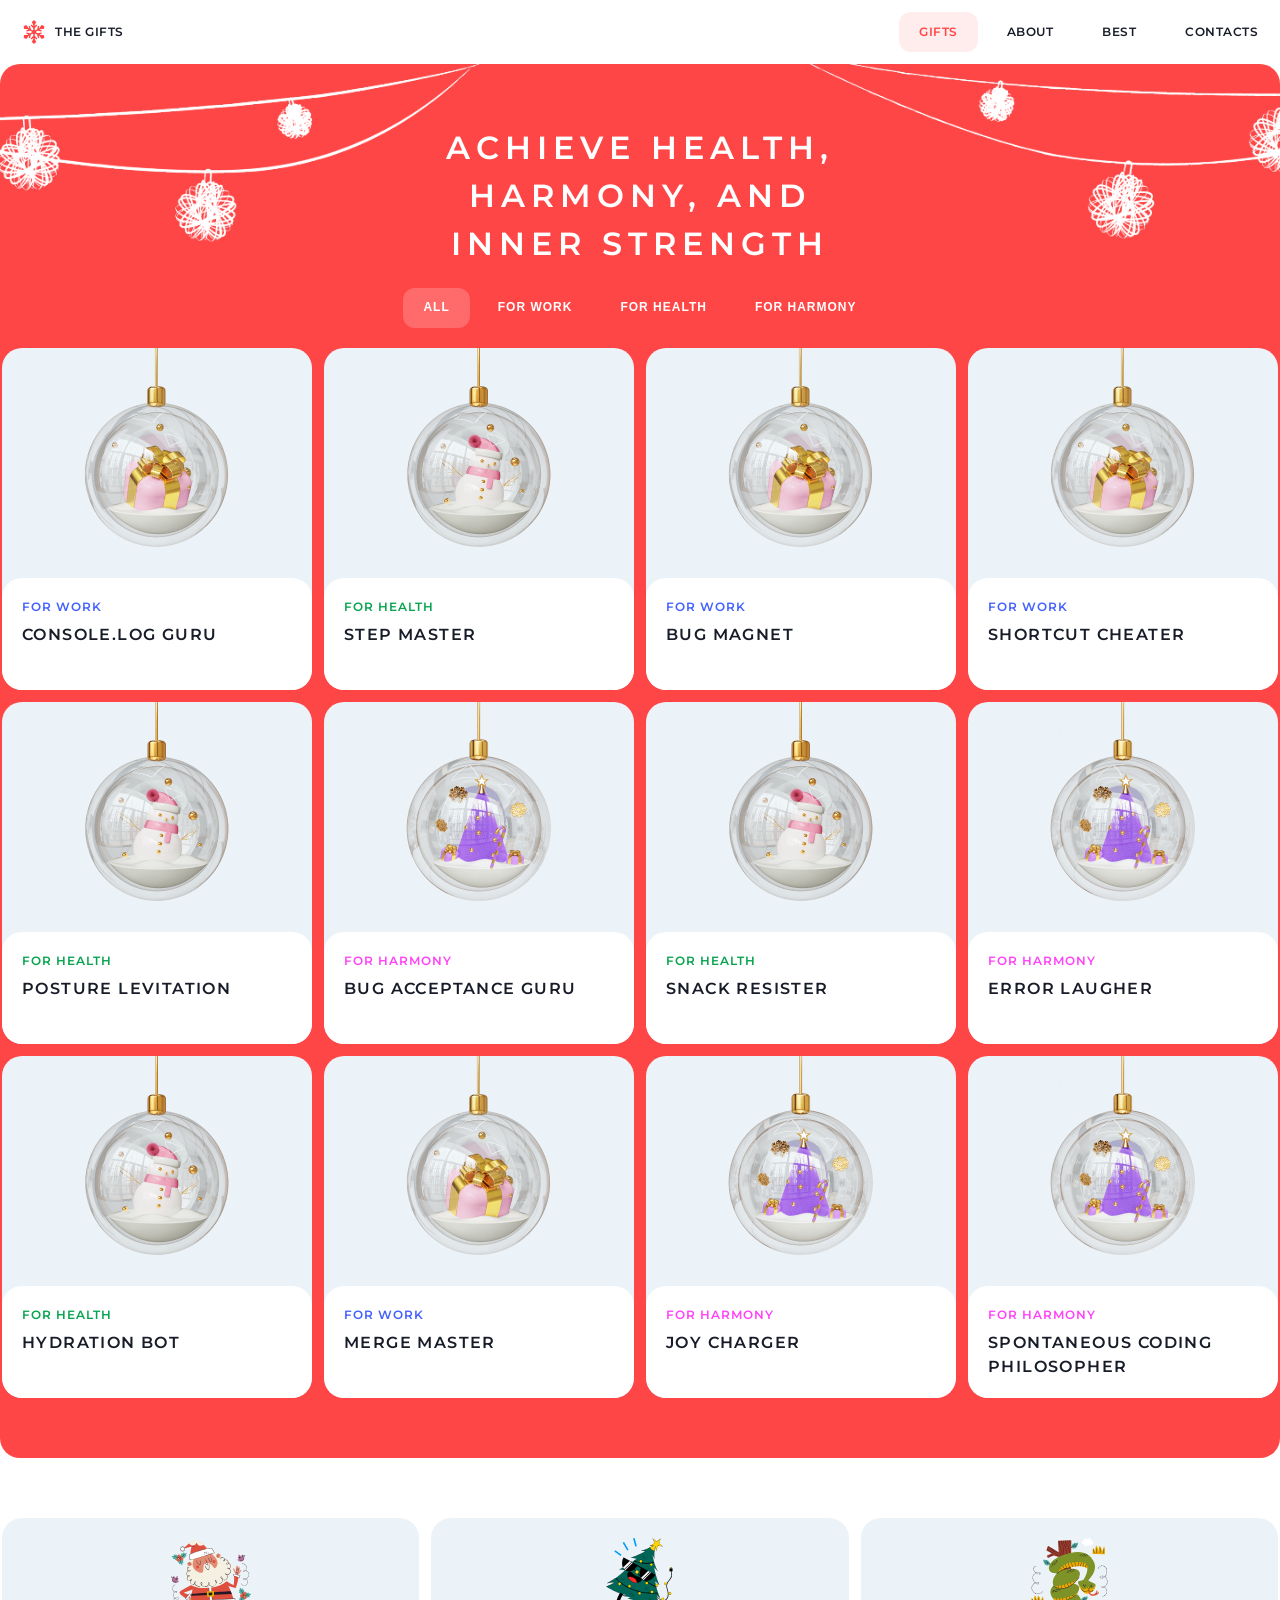
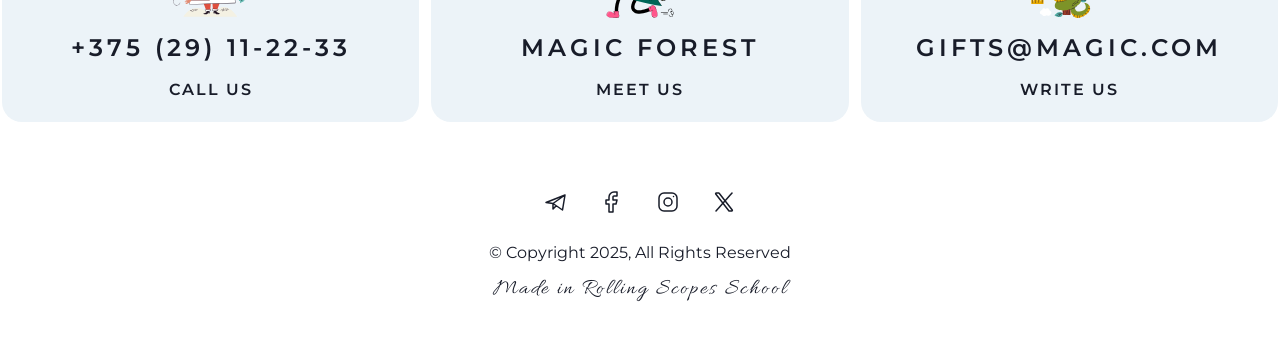
<file: gifts.html>
<!DOCTYPE html>
<html lang="en">

<head>
    <meta charset="UTF-8">
    <meta name="viewport" content="width=device-width, initial-scale=1.0">
    <title>Gifts</title>


    <link href="../christmas-shop/assets/snowflake.ico" rel="icon">
    <link href="https://fonts.googleapis.com/css2?family=Allura&family=Montserrat:ital,wght@0,100..900;1,100..900&display=swap" rel="stylesheet">
    <link rel="stylesheet" href="assets/styles.css">
</head>

<body>
    <header class="header">
        <div class="logo">
            <a href="./index.html" class="logo__li link">
                <img src="[data-uri]"
                    alt="The Gifts Icon" class="giftlogo__icon">
                <span class="giftlogo__description">The gifts</span>
            </a>
        </div>
        <nav class="nav">
            <ul class="nav__list">
                <li class="nav__item active">
                    <a class="nav__link link" href="#">Gifts</a>
                </li>
                <li class="nav__item">
                    <a class="nav__link link" href="./index.html#about">About</a>
                </li>
                <li class="nav__item">
                    <a class="nav__link link" href="./index.html#best">Best</a>
                </li>
                <li class="nav__item">
                    <a class="nav__link link" href="#footer">Contacts</a>
                </li>

            </ul>

        </nav>
    </header>
    <!--MAIN-->
    <main class="gifts_main">
        <section class="second_gifts sector">
            <div class="gifts_container container">
                <h1 class="hero_main title hero_two">Achieve health, harmony, and inner strength</h1>
                <div class="gifts_buttons">
                    <button class="but active">All</button>
                    <button class="but">For work</button>
                    <button class="but">For health</button>
                    <button class="but">For harmony</button>
                </div>
                <div class="gifts_cards">
                    <div class="best_ball">
                        <div class="best_ball_img">
                            <img class="best_image" alt="Merge Master" src="./assets/gift-for-work.png">
                        </div>
                        <div class="best_ball_text">
                            <p class="best_text_work">For Work</p>
                            <p class="best_text_two">Console.log guru</p>
                        </div>
                    </div>
                    <div class="best_ball">
                        <div class="best_ball_img">
                            <img class="best_image" alt="Merge Master" src="./assets/gift-for-health.png">
                        </div>
                        <div class="best_ball_text">
                            <p class="best_text_health">For Health</p>
                            <p class="best_text_two">Step Master</p>
                        </div>
                    </div>
                    <div class="best_ball">
                        <div class="best_ball_img">
                            <img class="best_image" alt="Merge Master" src="./assets/gift-for-work.png">
                        </div>
                        <div class="best_ball_text">
                            <p class="best_text_work">For Work</p>
                            <p class="best_text_two">Bug Magnet</p>
                        </div>
                    </div>
                    <div class="best_ball">
                        <div class="best_ball_img">
                            <img class="best_image" alt="Merge Master" src="./assets/gift-for-work.png">
                        </div>
                        <div class="best_ball_text">
                            <p class="best_text_work">For Work</p>
                            <p class="best_text_two">Shortcut Cheater</p>
                        </div>
                    </div>
                    <div class="best_ball">
                        <div class="best_ball_img">
                            <img class="best_image" alt="Merge Master" src="./assets/gift-for-health.png">
                        </div>
                        <div class="best_ball_text">
                            <p class="best_text_health">For Health</p>
                            <p class="best_text_two">Posture Levitation</p>
                        </div>
                    </div>
                    <div class="best_ball">
                        <div class="best_ball_img">
                            <img class="best_image" alt="Merge Master" src="./assets/gift-for-harmony.png">
                        </div>
                        <div class="best_ball_text">
                            <p class="best_text_harmony">For Harmony</p>
                            <p class="best_text_two">Bug Acceptance Guru</p>
                        </div>
                    </div>
                    <div class="best_ball">
                        <div class="best_ball_img">
                            <img class="best_image" alt="Merge Master" src="./assets/gift-for-health.png">
                        </div>
                        <div class="best_ball_text">
                            <p class="best_text_health">For Health</p>
                            <p class="best_text_two">Snack Resister</p>
                        </div>
                    </div>
                    <div class="best_ball">
                        <div class="best_ball_img">
                            <img class="best_image" alt="Merge Master" src="./assets/gift-for-harmony.png">
                        </div>
                        <div class="best_ball_text">
                            <p class="best_text_harmony">For Harmony</p>
                            <p class="best_text_two">Error Laugher</p>
                        </div>
                    </div>
                    <div class="best_ball">
                        <div class="best_ball_img">
                            <img class="best_image" alt="Merge Master" src="./assets/gift-for-health.png">
                        </div>
                        <div class="best_ball_text">
                            <p class="best_text_health">For Health</p>
                            <p class="best_text_two">Hydration Bot</p>
                        </div>
                    </div>
                    <div class="best_ball">
                        <div class="best_ball_img">
                            <img class="best_image" alt="Merge Master" src="./assets/gift-for-work.png">
                        </div>
                        <div class="best_ball_text">
                            <p class="best_text_work">For Work</p>
                            <p class="best_text_two">Merge Master</p>
                        </div>
                    </div>
                    <div class="best_ball">
                        <div class="best_ball_img">
                            <img class="best_image" alt="Merge Master" src="./assets/gift-for-harmony.png">
                        </div>
                        <div class="best_ball_text">
                            <p class="best_text_harmony">For Harmony</p>
                            <p class="best_text_two">Joy Charger</p>
                        </div>
                    </div>
                    <div class="best_ball">
                        <div class="best_ball_img">
                            <img class="best_image" alt="Merge Master" src="./assets/gift-for-harmony.png">
                        </div>
                        <div class="best_ball_text">
                            <p class="best_text_harmony">For Harmony</p>
                            <p class="best_text_two">Spontaneous Coding Philosopher</p>
                        </div>
                    </div>

                </div>


            </div>

        </section>
    </main>

    <!--FOOTER-->
    <footer class="footer" id="footer">
        <div class="footer_container container">
            <div class="footer_cards footer_cards_direction">
                <div class="footer_card">
                    <a class="footer_card_tap" href="tel:+375291112233">
                        <img class="footer_card_img" alt="santa" src="./assets/santa-claus.svg">
                        <div class="footer_card_mainText">+375 (29) 11-22-33</div>
                        <p class="footer_card_littleText">Call Us</p>
                    </a>
                </div>
                <div class="footer_card">
                    <a class="footer_card_tap" href="https://maps.app.goo.gl/tUeeGujkN3HhC6rX6" target="_blank">
                        <img class="footer_card_img" alt="santa" src="./assets/christmas-tree.svg">
                        <div class="footer_card_mainText">Magic Forest</div>
                        <p class="footer_card_littleText">Meet Us</p>
                    </a>
                </div>
                <div class="footer_card">
                    <a class="footer_card_tap" href="mailto:gifts@magic.com">
                        <img class="footer_card_img" alt="santa" src="./assets/snake.svg">
                        <div class="footer_card_mainText">gifts@magic.com</div>
                        <p class="footer_card_littleText">Write Us</p>
                    </a>
                </div>
            </div>
            <div class="footer_signature signature_row">
                <div class="footer_media">
                    <a class="media_link" href="https://web.telegra.org/">
                        <svg class="footer_icon" width="24" height="24" viewBox="0 0 24 24" fill="none" xmlns="http://www.w3.org/2000/svg">
<path d="M21 5L2 12.5L9 13.5M21 5L18.5 20L9 13.5M21 5L9 13.5M9 13.5V19L12.2488 15.7229"  stroke-width="1.5" stroke-linecap="round" stroke-linejoin="round"/>
</svg>
                    </a>
                    <a class="media_link" href="htpp://facebook.com">
                        <svg class="footer_icon" width="24" height="24" viewBox="0 0 24 24" fill="none" xmlns="http://www.w3.org/2000/svg">
<path d="M17 2H14C12.6739 2 11.4021 2.52678 10.4645 3.46447C9.52678 4.40215 9 5.67392 9 7V10H6V14H9V22H13V14H16L17 10H13V7C13 6.73478 13.1054 6.48043 13.2929 6.29289C13.4804 6.10536 13.7348 6 14 6H17V2Z"  stroke-width="1.5" stroke-linecap="round" stroke-linejoin="round"/>
</svg>
                    </a>
                    <a class="media_link" href="https://instagram.com/">
                        <svg class="footer_icon" width="24" height="24" viewBox="0 0 24 24" fill="none" xmlns="http://www.w3.org/2000/svg">
<path d="M12 16C14.2091 16 16 14.2091 16 12C16 9.79086 14.2091 8 12 8C9.79086 8 8 9.79086 8 12C8 14.2091 9.79086 16 12 16Z"  stroke-width="1.5" stroke-linecap="round" stroke-linejoin="round"/>
<path d="M3 16V8C3 5.23858 5.23858 3 8 3H16C18.7614 3 21 5.23858 21 8V16C21 18.7614 18.7614 21 16 21H8C5.23858 21 3 18.7614 3 16Z" stroke-width="1.5"/>
<path d="M17.5 6.51L17.51 6.49889"  stroke-width="1.5" stroke-linecap="round" stroke-linejoin="round"/>

                        </svg>
                    </a>
                    <a class="media_link" href="http://x.com">
                        <svg class="footer_icon" width="24" height="24" viewBox="0 0 24 24" fill="none" xmlns="http://www.w3.org/2000/svg">
<path d="M16.8198 20.7684L3.75317 3.96836C3.44664 3.57425 3.72749 3 4.22678 3H6.70655C6.8917 3 7.06649 3.08548 7.18016 3.23164L20.2468 20.0316C20.5534 20.4258 20.2725 21 19.7732 21H17.2935C17.1083 21 16.9335 20.9145 16.8198 20.7684Z" stroke="#181C29" stroke-width="1.5"/>
<path d="M20 3L4 21" stroke="#181C29" stroke-width="1.5" stroke-linecap="round"/> 
                        </svg>
                    </a>
                </div>
                <p class="rights">© Copyright 2025, All Rights Reserved</p>
                <p class="made">
                    <a class="rsschool" target="_blank" href="https://rs.school/">Made in Rolling Scopes School</a>
                </p>


            </div>
        </div>

    </footer>
</body>

</html>
</file>
<file: assets/styles.css>
* {
    box-sizing: border-box;
    padding: 0;
    margin: 0
}

title {
    display: none;
}

html {
    scroll-behavior: smooth
}

body {
    overflow-x: hidden;
    font-family: Montserrat, sans-serif;
    font-size: 16px;
    font-weight: 400;
    line-height: 148%;
    color: #181c29;
    background: #fff
}

.header {
    position: relative;
    display: flex;
    align-items: center;
    justify-content: space-between;
    max-width: 1276px;
    padding: 12px 0;
    margin: 0 auto;
}

.logo {
    position: relative;
    z-index: 3;
}

.logo .logo__li {
    display: flex;
    gap: 9px;
    align-items: center;
    padding: 8px 20px;
    cursor: pointer
}

.link {
    color: inherit;
    text-decoration: none;
    transition: all .4s;
}

.link:hover {
    color: #ff4646
}

.made:hover {
    color: #ff4646
}

.giftlogo__description {
    font-weight: 600;
    line-height: 130%;
    text-transform: uppercase;
    letter-spacing: .5px;
    font-size: 12px;
    color: #181c29
}

.nav__list {
    display: flex;
    gap: 9px;
    align-items: center;
    list-style: none
}

.nav__item {
    font-weight: 600;
    line-height: 130%;
    text-transform: uppercase;
    letter-spacing: .5px;
    font-size: 12px;
    cursor: pointer;
    border-radius: 12px;
    transition: all .4s
}

.nav__item:hover {
    color: #ff4646;
    background-color: #ff46461a
}

.nav__item.active {
    color: #ff4646;
    cursor: default;
    background-color: #ff46461a
}

.nav__item.active>* {
    cursor: default
}

.nav__link {
    display: block;
    padding: 12px 20px
}

.hero__heading {
    font-weight: 400;
    line-height: 100%;
    text-transform: none;
    letter-spacing: 1.2px;
    font-family: Allura, cursive;
    font-size: 24px;
}

.title {
    max-width: min(437px, 100%);
    text-align: center;
}

.hero_main {
    font-weight: 600;
    line-height: 150%;
    text-transform: uppercase;
    letter-spacing: 6px;
    font-size: 32px;
}

.sector {
    max-width: 1440px;
    padding: 60px 0;
    margin: 0 auto;
    background-color: #ff4646;
}

.hero {
    color: #fff;
    background: no-repeat center center/cover url(bg-snow.png), no-repeat center center/cover url(bg-ball.png) #ff4646;
    border-radius: 20px 20px 0 0;
}

.button_simple {
    font-weight: 600;
    line-height: 130%;
    text-transform: uppercase;
    letter-spacing: .5px;
    font-size: 12px;
    padding: 20px 32px;
    outline: none;
    background: #181c29;
    border: none;
    border-radius: 20px;
}

.button {
    color: #fff;
    text-decoration: none;
    cursor: pointer;
    transition: all .4s;
}

.button_simple:hover {
    background: #fff;
    color: #181c29;
}

.container {
    max-width: 1276px;
    margin: 0 auto;
}

.hero__container {
    position: relative;
    z-index: 1;
    display: flex;
    flex-direction: column;
    gap: 12px;
    align-items: center;
    padding: 60px 0;
}

section {
    display: block;
    unicode-bidi: isolate;
}


/* Sector ABOUT */

.about.sector {
    padding: 60px 8px;
}

.about {
    background: #ff4646 url('bg-snow.png') no-repeat center center/cover;
}

.about_inside-wrapper {
    display: flex;
    justify-content: space-between;
    background: #fff;
    border-radius: 20px;
}

.about_words {
    display: flex;
    flex-basis: 480px;
    flex-direction: column;
    gap: 20px;
    justify-content: center;
    padding-right: 10px;
    padding-left: 60px;
}

.about_img {
    display: flex;
    flex-basis: 50%;
    align-items: center;
    justify-content: center;
    overflow: hidden;
    border-radius: 20px;
}

.hero__heading_color {
    color: #ff4646;
}

.title_fix {
    text-align: left;
}

.title_two {
    font-weight: 600;
    line-height: 152%;
    text-transform: uppercase;
    letter-spacing: 4px;
    font-size: 24px;
}


/* SECTOR CAROUSEL*/

.carousel_container {
    display: flex;
    flex-direction: column;
    gap: 20px;
    color: #fff;
}

.carousel_title {
    display: flex;
    flex-direction: column;
    gap: 12px;
    align-items: center;
}

.carousel_controls {
    display: flex;
    gap: 20px;
    margin-left: auto;
}

.slider_way {
    display: flex;
    gap: 20px;
    transform: translate(0);
    transition: all .4s;
}

.slider_item {
    display: flex;
    gap: 20px;
    align-items: center;
}

.slider_text {
    font-weight: 600;
    line-height: 0;
    text-transform: uppercase;
    letter-spacing: 0;
    font-size: 80px;
}

.slider_img {
    --size: 200px;
    width: var(--size);
    height: var(--size);
    overflow: hidden;
    border-radius: 20px;
}

.slider_img-main {
    width: 100%;
    height: 100%;
}

.carousel {
    overflow: hidden;
    background: url(bg-snow.png) no-repeat center center / cover #ff4646;
}

.carousel .sector {
    padding: 0px 8px;
}

.control {
    --size: 54px;
    display: block;
    width: var(--size);
    height: var(--size);
    padding: 16px;
    cursor: pointer;
    background: transparent;
    border: 1px solid #fff;
    border-radius: 20px;
    stroke: #fff;
    transition: all .4s;
}

.button_back {
    cursor: default;
    border: 1px solid rgba(255, 255, 255, .2);
    stroke: #fff3;
}

.arrow_icon {
    --size: 24px;
    width: var(--size);
    height: var(--size);
}


/*SECTOR BEST*/

.best_container {
    display: flex;
    flex-direction: column;
    align-items: center;
    gap: 20px;
    margin: 0px auto;
    color: #fff;
    ;
}

.best_balls_container {
    display: flex;
    flex-wrap: wrap;
    justify-content: center;
    gap: 12px;
}

.best_ball {
    width: 310px;
    color: rgb(24, 28, 41);
    cursor: pointer;
    overflow: hidden;
    background: rgb(236, 243, 248);
    border-radius: 20px;
}

.best_ball_img {
    max-height: 230px;
}

.best_ball_text {
    height: 112px;
    background-color: rgb(255, 255, 255);
    padding: 20px;
    border-radius: 20px;
}

.best_text_work {
    font-weight: 600;
    line-height: 152%;
    text-transform: uppercase;
    letter-spacing: 1px;
    font-size: 12px;
    margin-bottom: 7px;
    color: #4361FF;
}

.best_text_health {
    font-weight: 600;
    line-height: 152%;
    text-transform: uppercase;
    letter-spacing: 1px;
    font-size: 12px;
    margin-bottom: 7px;
    color: #06A44F;
}

.best_text_harmony {
    font-weight: 600;
    line-height: 152%;
    text-transform: uppercase;
    letter-spacing: 1px;
    font-size: 12px;
    margin-bottom: 7px;
    color: #FF43F7;
}

.best_text_two {
    font-weight: 600;
    line-height: 152%;
    text-transform: uppercase;
    letter-spacing: 1.4px;
    font-size: 16px;
    transition: 0.4s;
}

.best_image {
    width: 100%;
    height: 100%;
    background-size: cover;
}


/*CTA SECTOR*/

.cta.sector {
    padding: 180px 0px !important;
    color: #fff;
    background: url(bg-snow.png) center center / cover no-repeat, url(bg-forest.png) center bottom / cover no-repeat;
    background-color: #ff4646;
}

.cta {
    overflow: hidden;
    border-radius: 0px 0px 20px 20px;
}

.cta_container {
    position: relative;
    display: flex;
    flex-direction: column;
    align-items: center;
    gap: 19px;
}

.cta_text {
    font-weight: 400;
    line-height: 100%;
    text-transform: none;
    letter-spacing: 1.2px;
    margin-bottom: 8px;
    font-family: Allura, cursive;
    font-size: 24px;
    text-align: center;
}

.clock {
    position: relative;
    display: flex;
    flex-direction: column;
    align-items: center;
    width: 80px;
}

.number {
    font-weight: 600;
    line-height: 152%;
    text-transform: uppercase;
    letter-spacing: 4px;
    font-size: 24px;
}

.number_string {
    font-weight: 600;
    line-height: 130%;
    text-transform: uppercase;
    letter-spacing: 0px;
    font-size: 12px;
}

.cta_clock {
    display: inline-flex;
    padding: 8px 12px 12px;
    background: rgba(255, 255, 255, 0.4);
    border-radius: 20px;
}

.footer {
    padding: 60px 0px;
    background: rgb(255, 255, 255);
}

.footer_container {
    background: inherit;
}

.footer_cards {
    display: flex;
    gap: 12px;
}

.footer_cards_direction {
    flex-wrap: wrap;
}

.footer_card {
    cursor: pointer;
    flex: 1 1 calc(33.3333% - 8px);
    background: rgb(236, 243, 248);
    border-radius: 20px;
    transition: 0.4s;
}

.footer_card_tap:hover {
    color: #FF4646;
}

.footer_card_tap {
    display: flex;
    flex-direction: column;
    align-items: center;
    color: inherit;
    gap: 12px;
    padding: 20px;
    text-decoration: none;
    transition: 0.4s;
}

.footer_card_img {
    --size: 80px;
    width: var(--size);
    height: var(--size);
}

.footer_card_mainText {
    font-weight: 600;
    line-height: 152%;
    text-transform: uppercase;
    letter-spacing: 4px;
    font-size: 24px;
}

.footer_card_littleText {
    font-weight: 600;
    line-height: 152%;
    text-transform: uppercase;
    letter-spacing: 2px;
}

.footer_signature {
    display: flex;
    flex-direction: column;
    gap: 6px;
    align-items: center;
}

.signature_row {
    flex-direction: column;
    gap: 6px;
    align-items: center;
}

.media_link {
    display: inline-block;
    padding: 14px;
    text-decoration: none;
    transition: all .4s;
}

.footer_icon {
    width: 24px;
    height: 24px;
    stroke: #181c29;
    transition: all .4s;
}

.footer_icon:hover path {
    stroke: #ff4646
}

.footer_cards:first-child {
    margin-bottom: 54px;
}

.rights {
    margin-bottom: 5px;
}

.rsschool {
    font-family: Allura, cursive;
    font-size: 22px;
    line-height: 100%;
    letter-spacing: 2px;
    color: inherit;
    text-decoration: none;
    transition: all .4s;
}


/*SECOND PAGE*/

.second_gifts {
    overflow: hidden;
    background: #ff4646 url(bg-garland.png) no-repeat top center / contain;
    border-radius: 20px;
}

.gifts_container {
    position: relative;
    z-index: 1;
    display: flex;
    flex-direction: column;
    gap: 20px;
    align-items: center;
}

.hero_two {
    color: #fff;
}

.gifts_buttons {
    display: flex;
    gap: 8px;
}

.but {
    font-weight: 600;
    line-height: 130%;
    text-transform: uppercase;
    letter-spacing: 1px;
    font-size: 12px;
    padding: 12px 20px;
    color: #fff;
    cursor: pointer;
    background-color: transparent;
    border: none;
    border-radius: 12px;
    transition: all .4s;
}

.but:hover,
.but.active {
    background-color: #fff3
}

.but.active {
    cursor: default
}

.gifts_cards {
    display: flex;
    flex-wrap: wrap;
    gap: 12px;
    justify-content: center;
}

.nav__item.active>* {
    cursor: default;
}

.nav__item.active {
    color: #ff4646;
    cursor: default;
    background-color: #ff46461a;
}

.best_ball:hover h3 {
    color: #ff4646;
}


/* .best_ball:hover p {
    color: #ff4646;
} */

.best_ball:hover p:nth-child(2) {
    color: #ff4646;
}


/* RESPONSIVE DESIGN BLOCK */

@media screen and (max-width: 768px) {
    .footer_card {
        flex-basis: 100%
    }
}

@media screen and (max-width: 768px) {
    .about_words {
        flex-basis: 469px;
        padding: 60px
    }
    .about_img {
        flex-basis: 68%
    }
}

@media screen and (max-width: 768px) {
    .best_container .best {
        padding: 0 60px
    }
    .best_balls_container {
        justify-content: center
    }
}

@media screen and (max-width: 768px) {
    .container {
        max-width: 752px
    }
}

@media screen and (max-width: 768px) {
    .header {
        padding: 12px 8px
    }
}
</file>
